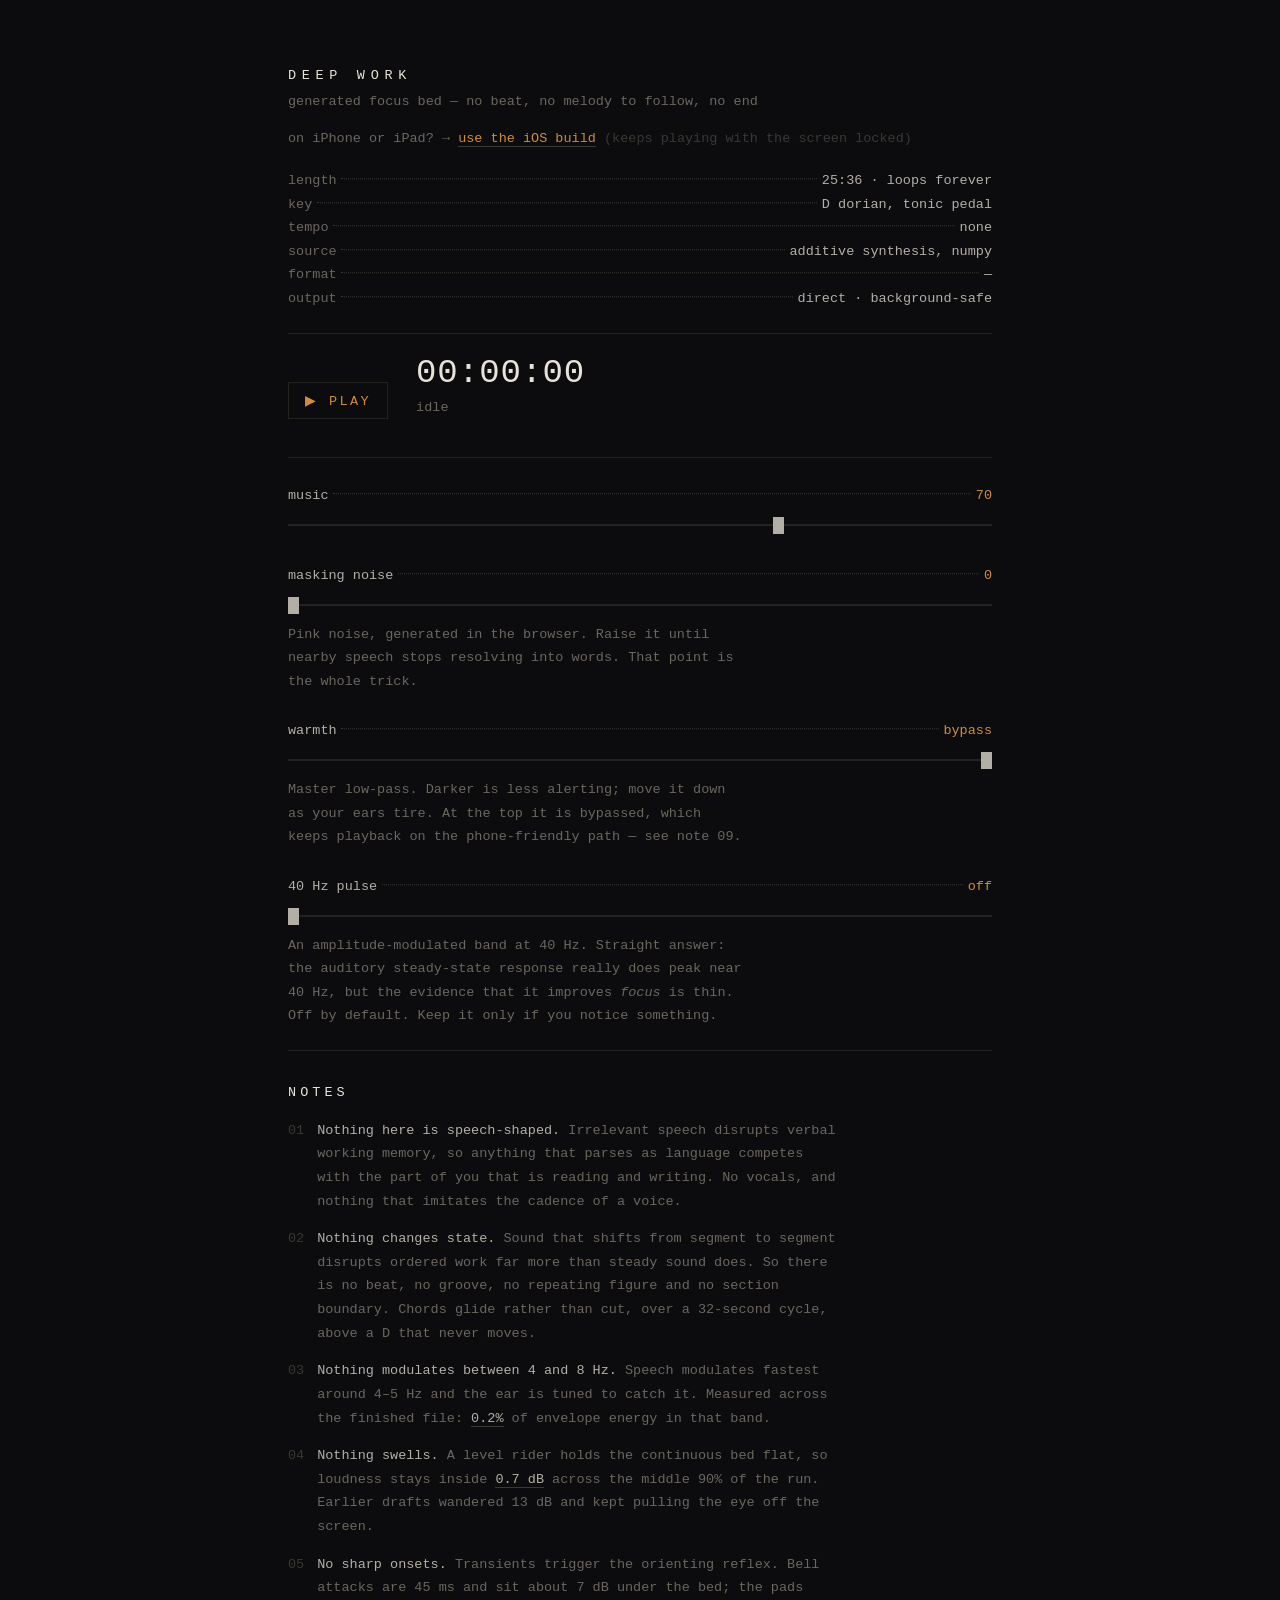
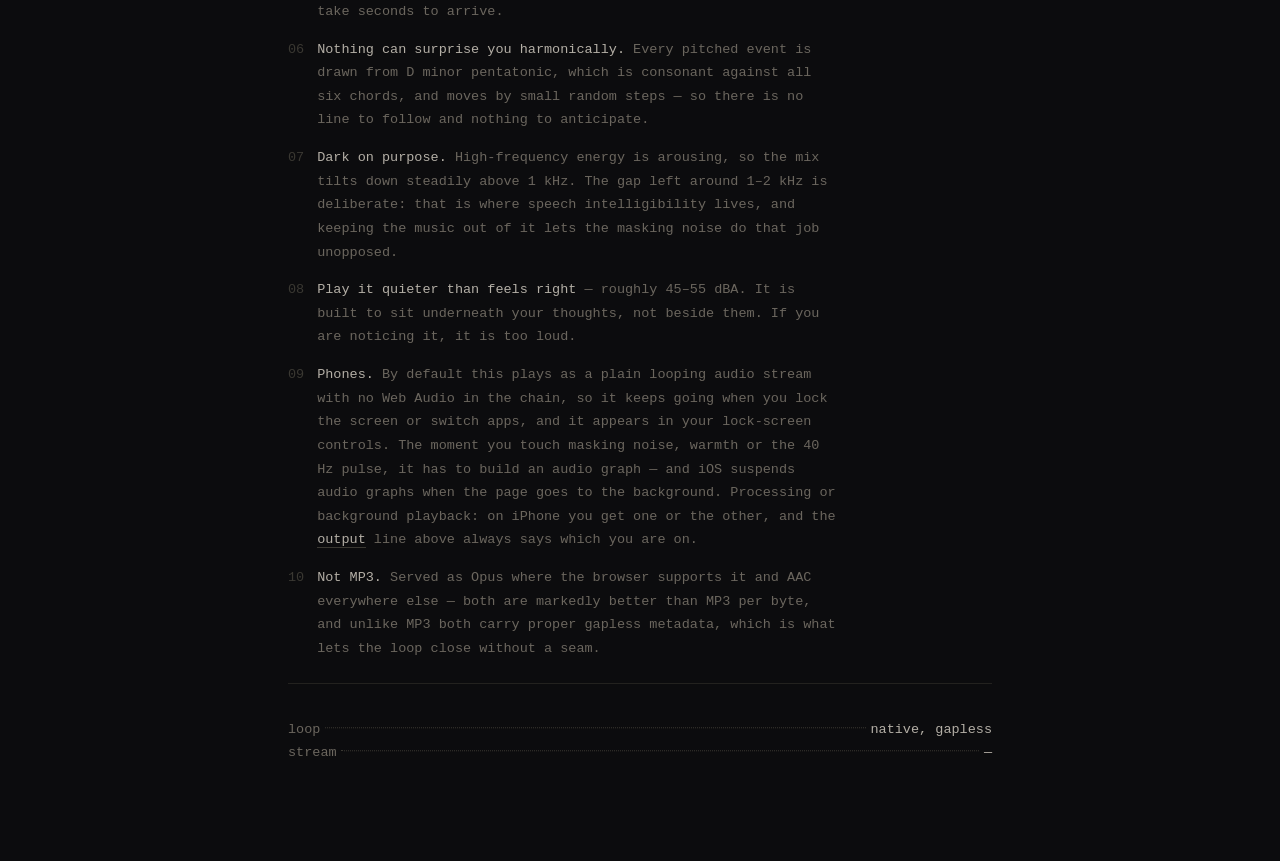
<file: index.html>
<!doctype html>
<html lang="en">
<head>
<meta charset="utf-8">
<meta name="viewport" content="width=device-width,initial-scale=1,viewport-fit=cover">
<title>DEEP WORK</title>
<meta name="description" content="A beatless generated focus bed. Loops forever.">
<meta name="theme-color" content="#0c0c0e">
<link rel="stylesheet" href="style.css">
</head>
<body>
<main>

  <h1>DEEP WORK</h1>
  <p class="tag">generated focus bed &mdash; no beat, no melody to follow, no end</p>
  <p class="xlink">on iPhone or iPad? &rarr; <a href="ios.html">use the iOS build</a> <span style="color:var(--faint)">(keeps playing with the screen locked)</span></p>

  <div class="spec">
    <div><span class="k">length</span><span class="fill"></span><span class="v" id="sLen">25:36 &middot; loops forever</span></div>
    <div><span class="k">key</span><span class="fill"></span><span class="v">D dorian, tonic pedal</span></div>
    <div><span class="k">tempo</span><span class="fill"></span><span class="v">none</span></div>
    <div><span class="k">source</span><span class="fill"></span><span class="v">additive synthesis, numpy</span></div>
    <div><span class="k">format</span><span class="fill"></span><span class="v" id="sFmt">&mdash;</span></div>
    <div><span class="k">output</span><span class="fill"></span><span class="v" id="sMode">direct &middot; background-safe</span></div>
  </div>

  <hr>

  <div class="transport">
    <button id="play" aria-label="Play">&#9654; PLAY</button>
    <div class="clockwrap">
      <div id="clock">00:00:00</div>
      <div id="status">idle</div>
    </div>
  </div>
  <div id="meter" aria-hidden="true"></div>
  <div id="err"></div>

  <hr>

  <div class="ctl">
    <div class="hdr"><span class="k">music</span><span class="fill"></span><span class="v" id="vMusic">70</span></div>
    <input type="range" id="music" min="0" max="100" value="70" aria-label="Music level">
  </div>

  <div class="ctl">
    <div class="hdr"><span class="k">masking noise</span><span class="fill"></span><span class="v" id="vNoise">0</span></div>
    <input type="range" id="noise" min="0" max="100" value="0" aria-label="Masking noise">
    <p>Pink noise, generated in the browser. Raise it until nearby speech stops
       resolving into words. That point is the whole trick.</p>
  </div>

  <div class="ctl">
    <div class="hdr"><span class="k">warmth</span><span class="fill"></span><span class="v" id="vTone">bypass</span></div>
    <input type="range" id="tone" min="600" max="9000" value="9000" aria-label="Warmth">
    <p>Master low-pass. Darker is less alerting; move it down as your ears tire. At the top it is bypassed, which keeps playback on the phone-friendly path &mdash; see note 09.</p>
  </div>

  <div class="ctl">
    <div class="hdr"><span class="k">40 Hz pulse</span><span class="fill"></span><span class="v" id="vPulse">off</span></div>
    <input type="range" id="pulse" min="0" max="100" value="0" aria-label="40 Hz pulse">
    <p>An amplitude-modulated band at 40 Hz. Straight answer: the auditory
       steady-state response really does peak near 40 Hz, but the evidence that
       it improves <i>focus</i> is thin. Off by default. Keep it only if you
       notice something.</p>
  </div>

  <hr>

  <section class="notes">
    <h2>NOTES</h2>

    <div class="note"><span class="n">01</span><p>
      <b>Nothing here is speech-shaped.</b> Irrelevant speech disrupts verbal
      working memory, so anything that parses as language competes with the
      part of you that is reading and writing. No vocals, and nothing that
      imitates the cadence of a voice.</p></div>

    <div class="note"><span class="n">02</span><p>
      <b>Nothing changes state.</b> Sound that shifts from segment to segment
      disrupts ordered work far more than steady sound does. So there is no
      beat, no groove, no repeating figure and no section boundary. Chords
      glide rather than cut, over a 32-second cycle, above a D that never
      moves.</p></div>

    <div class="note"><span class="n">03</span><p>
      <b>Nothing modulates between 4 and 8 Hz.</b> Speech modulates fastest
      around 4&ndash;5 Hz and the ear is tuned to catch it. Measured across the
      finished file: <i>0.2%</i> of envelope energy in that band.</p></div>

    <div class="note"><span class="n">04</span><p>
      <b>Nothing swells.</b> A level rider holds the continuous bed flat, so
      loudness stays inside <i>0.7 dB</i> across the middle 90% of the run.
      Earlier drafts wandered 13 dB and kept pulling the eye off the screen.</p></div>

    <div class="note"><span class="n">05</span><p>
      <b>No sharp onsets.</b> Transients trigger the orienting reflex. Bell
      attacks are 45&nbsp;ms and sit about 7 dB under the bed; the pads take
      seconds to arrive.</p></div>

    <div class="note"><span class="n">06</span><p>
      <b>Nothing can surprise you harmonically.</b> Every pitched event is
      drawn from D minor pentatonic, which is consonant against all six chords,
      and moves by small random steps &mdash; so there is no line to follow and
      nothing to anticipate.</p></div>

    <div class="note"><span class="n">07</span><p>
      <b>Dark on purpose.</b> High-frequency energy is arousing, so the mix
      tilts down steadily above 1 kHz. The gap left around 1&ndash;2 kHz is
      deliberate: that is where speech intelligibility lives, and keeping the
      music out of it lets the masking noise do that job unopposed.</p></div>

    <div class="note"><span class="n">08</span><p>
      <b>Play it quieter than feels right</b> &mdash; roughly 45&ndash;55 dBA.
      It is built to sit underneath your thoughts, not beside them. If you are
      noticing it, it is too loud.</p></div>
    <div class="note"><span class="n">09</span><p>
      <b>Phones.</b> By default this plays as a plain looping audio stream with
      no Web Audio in the chain, so it keeps going when you lock the screen or
      switch apps, and it appears in your lock-screen controls. The moment you
      touch masking noise, warmth or the 40 Hz pulse, it has to build an audio
      graph &mdash; and iOS suspends audio graphs when the page goes to the
      background. Processing or background playback: on iPhone you get one or
      the other, and the <i>output</i> line above always says which you are on.</p></div>

    <div class="note"><span class="n">10</span><p>
      <b>Not MP3.</b> Served as Opus where the browser supports it and AAC
      everywhere else &mdash; both are markedly better than MP3 per byte, and
      unlike MP3 both carry proper gapless metadata, which is what lets the
      loop close without a seam.</p></div>
  </section>

  <hr>
  <footer>
    <div class="spec">
      <div><span class="k">loop</span><span class="fill"></span><span class="v" id="fLoop">native, gapless</span></div>
      <div><span class="k">stream</span><span class="fill"></span><span class="v" id="fStream">&mdash;</span></div>
    </div>
  </footer>

</main>

<script>
'use strict';
(function(){

/* Ordered by preference. Opus is the best quality per byte and every modern
   browser but older Safari takes it; AAC covers everything else, iPhones
   included. MP3 is deliberately absent -- it is the least efficient of the
   three and, unlike these two, carries no reliable gapless metadata, which is
   exactly what makes a loop close cleanly. */
const SOURCES = [
  {src:'focus_dorian_drift.webm', type:'audio/webm; codecs="opus"', label:'opus 105 kbps · 20 MB'},
  {src:'focus_dorian_drift.m4a',  type:'audio/mp4; codecs="mp4a.40.2"', label:'aac 129 kbps · 24 MB'}
];
const SEG = 24;

const $ = id => document.getElementById(id);
const clockEl=$('clock'), statusEl=$('status'), meterEl=$('meter'), errEl=$('err'),
      playEl=$('play'), modeEl=$('sMode'), fmtEl=$('sFmt'), streamEl=$('fStream');

let audio=null, playing=false, started=0, elapsed=0;
let ctx=null, gMusic=null, gNoise=null, gPulse=null, tone=null, analyser=null;
let clock=null, vu=null, volumeWorks=true;

function fail(m){ errEl.textContent=m; errEl.style.display='block'; }
function say(h){ statusEl.innerHTML=h; }

/* iOS ignores HTMLMediaElement.volume entirely -- it is hardware-controlled
   there. Feature-test it rather than sniffing the user agent, because it
   decides whether the music slider can work without an audio graph. */
function probeVolume(){
  try{ const p=new Audio(); p.volume=0.42; return Math.abs(p.volume-0.42)<0.01; }
  catch(e){ return false; }
}

function pickSource(){
  const probe=new Audio();
  for(const s of SOURCES){
    if(probe.canPlayType(s.type)) return s;
  }
  return null;
}

function pinkBuffer(ac,secs,fadeSecs){
  const sr=ac.sampleRate, n=Math.floor(sr*secs), f=Math.floor(sr*fadeSecs);
  const buf=ac.createBuffer(2,n,sr);
  for(let c=0;c<2;c++){
    const raw=new Float32Array(n+f);
    let b0=0,b1=0,b2=0,b3=0,b4=0,b5=0,b6=0;
    for(let i=0;i<n+f;i++){
      const w=Math.random()*2-1;
      b0=0.99886*b0+w*0.0555179; b1=0.99332*b1+w*0.0750759;
      b2=0.96900*b2+w*0.1538520; b3=0.86650*b3+w*0.3104856;
      b4=0.55000*b4+w*0.5329522; b5=-0.7616*b5-w*0.0168980;
      raw[i]=(b0+b1+b2+b3+b4+b5+b6+w*0.5362)*0.11; b6=w*0.115926;
    }
    const d=buf.getChannelData(c);
    d.set(raw.subarray(0,n));
    /* Fold the tail back over the head with an equal-power crossfade so the
       noise loops without a dropout. Tapering both ends to zero -- the obvious
       trick -- makes it audibly pump every pass. */
    for(let i=0;i<f;i++){ const x=(i/f)*Math.PI/2;
      d[i]=raw[i]*Math.sin(x)+raw[n+i]*Math.cos(x); }
  }
  return buf;
}

/* Built only when a processing control is actually used. Until then there is
   no AudioContext at all, which is what keeps playback alive on a locked
   phone. Once built we stay on it -- a MediaElementSource cannot be undone. */
function ensureGraph(){
  if(ctx) return true;
  try{ ctx=new (window.AudioContext||window.webkitAudioContext)(); }
  catch(e){ fail('Web Audio would not start: '+e.message); return false; }

  /* iOS creates the context suspended. Because routing the element through a
     suspended graph silences it completely, resume immediately -- we are inside
     a user gesture here (a slider input), so iOS permits it. */
  if(ctx.state==='suspended') ctx.resume().catch(()=>{});

  const src=ctx.createMediaElementSource(audio);
  audio.volume=1;                                  // level now lives in gMusic

  gMusic=ctx.createGain(); gMusic.gain.value=+$('music').value/100;
  gNoise=ctx.createGain(); gNoise.gain.value=(+$('noise').value/100)*0.30;
  gPulse=ctx.createGain(); gPulse.gain.value=(+$('pulse').value/100)*0.10;
  tone=ctx.createBiquadFilter(); tone.type='lowpass'; tone.Q.value=0.5;
  tone.frequency.value=Math.min(+$('tone').value,20000);
  analyser=ctx.createAnalyser(); analyser.fftSize=1024; analyser.smoothingTimeConstant=0.82;

  const bus=ctx.createGain();
  src.connect(gMusic); gMusic.connect(bus); gNoise.connect(bus); gPulse.connect(bus);
  bus.connect(tone); tone.connect(analyser); analyser.connect(ctx.destination);

  const pink=pinkBuffer(ctx,20,1.5);
  const nz=ctx.createBufferSource(); nz.buffer=pink; nz.loop=true;
  const nlp=ctx.createBiquadFilter(); nlp.type='lowpass'; nlp.frequency.value=5200;
  nz.connect(nlp); nlp.connect(gNoise); nz.start();

  const ps=ctx.createBufferSource(); ps.buffer=pink; ps.loop=true;
  const bp=ctx.createBiquadFilter(); bp.type='bandpass'; bp.frequency.value=220; bp.Q.value=1.2;
  const am=ctx.createGain(); am.gain.value=0;
  const lfo=ctx.createOscillator(); lfo.frequency.value=40;
  const dep=ctx.createGain(); dep.gain.value=0.5;
  const dc=ctx.createConstantSource(); dc.offset.value=0.5;
  lfo.connect(dep); dep.connect(am.gain); dc.connect(am.gain);
  ps.connect(bp); bp.connect(am); am.connect(gPulse);
  ps.start(0,7.3); lfo.start(); dc.start();        // offset so the loops never align

  modeEl.innerHTML='processed &middot; web audio';
  if(playing){ clearInterval(vu); restMeter(); vu=setInterval(tickMeter,66); }
  return true;
}

function glide(p,v){ if(p) p.setTargetAtTime(v,ctx.currentTime,0.15); }

function fmt(s){ s=Math.max(0,Math.floor(s));
  const h=Math.floor(s/3600),m=Math.floor(s%3600/60),x=s%60;
  return String(h).padStart(2,'0')+':'+String(m).padStart(2,'0')+':'+String(x).padStart(2,'0'); }
function tickClock(){ if(playing){ elapsed=(performance.now()-started)/1000;
  clockEl.textContent=fmt(elapsed); } }

const bins=new Uint8Array(512);
const BLOCK=['▁','▂','▃','▄','▅','▆','▇','█'];
function restMeter(){ meterEl.textContent=BLOCK[0].repeat(SEG); }
/* Interval, not requestAnimationFrame: rAF does not fire at all in a
   backgrounded or offscreen tab, which freezes the meter blank. */
function tickMeter(){
  if(!playing||!analyser) return;
  analyser.getByteFrequencyData(bins);
  let out='';
  for(let i=0;i<SEG;i++){
    const lo=Math.floor(Math.pow(i/SEG,1.7)*300);
    const hi=Math.max(lo+1,Math.floor(Math.pow((i+1)/SEG,1.7)*300));
    let s=0; for(let j=lo;j<hi;j++) s+=bins[j];
    const v=Math.min(1,(s/(hi-lo))/150);
    const ch=BLOCK[Math.min(7,Math.floor(v*8))];
    out+= v>0.55 ? '<span class="on">'+ch+'</span>'
        : v>0.2  ? '<span class="mid">'+ch+'</span>' : ch;
  }
  meterEl.innerHTML=out;
}

function media(){
  if(!('mediaSession' in navigator)) return;
  try{
    navigator.mediaSession.metadata=new MediaMetadata({
      title:'Deep Work', artist:'generated focus bed', album:'D dorian'});
    navigator.mediaSession.setActionHandler('play',()=>{ if(!playing) toggle(); });
    navigator.mediaSession.setActionHandler('pause',()=>{ if(playing) toggle(); });
  }catch(e){}
}

async function toggle(){
  if(!audio){
    const pick=pickSource();
    if(!pick){ say('unsupported'); fail('This browser cannot play Opus or AAC.'); return; }
    audio=new Audio();
    audio.src=pick.src;
    audio.loop=true;               // the file wraps onto itself; let the browser loop it
    audio.preload='auto';
    audio.setAttribute('playsinline','');
    fmtEl.textContent=pick.type.indexOf('webm')>=0?'opus / webm':'aac / mp4';
    streamEl.textContent=pick.label;
    audio.addEventListener('playing',()=>{ if(playing) say('playing'); });
    audio.addEventListener('error',()=>{ say('failed');
      fail('Could not load '+pick.src+'. If you opened this as a file:// path, '
         +'serve the folder over http instead — run start.command.'); });
    media();
  }
  if(ctx&&ctx.state==='suspended') await ctx.resume();

  if(!playing){
    playing=true; say('buffering&hellip;');
    const p=audio.play(); if(p) p.catch(e=>{ playing=false; say('blocked');
      fail('Playback was blocked: '+e.message); });
    started=performance.now()-elapsed*1000;
    playEl.innerHTML='&#9632; STOP';
    clearInterval(clock); clock=setInterval(tickClock,500); tickClock();
    if(analyser){ restMeter(); clearInterval(vu); vu=setInterval(tickMeter,66); }
    if('mediaSession' in navigator) navigator.mediaSession.playbackState='playing';
  }else{
    playing=false;
    clearInterval(clock); clearInterval(vu);
    try{ audio.pause(); }catch(e){}
    elapsed=(performance.now()-started)/1000;
    playEl.innerHTML='&#9654; PLAY';
    say('paused'); meterEl.innerHTML='';
    if('mediaSession' in navigator) navigator.mediaSession.playbackState='paused';
  }
}

/* controls */
const STORE='deepwork.v2';
function save(){ try{ const o={};
  for(const k of ['music','noise','tone','pulse']) o[k]=$(k).value;
  localStorage.setItem(STORE,JSON.stringify(o)); }catch(e){} }

function setMusic(v){
  if(ctx) glide(gMusic.gain,v/100);
  else if(volumeWorks && audio) audio.volume=Math.min(1,v/100);
  else if(v<100 && audio && ensureGraph()) glide(gMusic.gain,v/100);
}
const WIRE={
  music:[v=>$('vMusic').textContent=v, v=>setMusic(+v)],
  noise:[v=>$('vNoise').textContent=v,
         v=>{ if(+v>0&&!ensureGraph()) return; if(ctx) glide(gNoise.gain,(v/100)*0.30); }],
  tone: [v=>$('vTone').textContent=(+v>=9000?'bypass':(v/1000).toFixed(1)+'k'),
         v=>{ if(+v<9000&&!ensureGraph()) return; if(ctx) glide(tone.frequency,Math.min(+v,20000)); }],
  pulse:[v=>$('vPulse').textContent=(+v?v:'off'),
         v=>{ if(+v>0&&!ensureGraph()) return; if(ctx) glide(gPulse.gain,(v/100)*0.10); }]
};
try{ const st=JSON.parse(localStorage.getItem(STORE)||'{}');
  for(const k in WIRE) if(k in st) $(k).value=st[k]; }catch(e){}
for(const id in WIRE){
  const [label,apply]=WIRE[id];
  label($(id).value);
  $(id).addEventListener('input',ev=>{ label(ev.target.value); apply(ev.target.value); save(); });
}

volumeWorks=probeVolume();
if(!volumeWorks) modeEl.innerHTML='direct &middot; background-safe';

/* iOS suspends the graph when the page backgrounds; pick it back up on return */
function kick(){ if(ctx && ctx.state==='suspended') ctx.resume().catch(()=>{}); }
document.addEventListener('visibilitychange',()=>{ if(!document.hidden && playing) kick(); });
document.addEventListener('pointerdown',kick,{passive:true});
document.addEventListener('touchend',kick,{passive:true});

playEl.addEventListener('click',toggle);
document.addEventListener('keydown',e=>{
  if(e.code==='Space'&&e.target.tagName!=='INPUT'){ e.preventDefault(); toggle(); }
});
})();
</script>
</body>
</html>
</file>
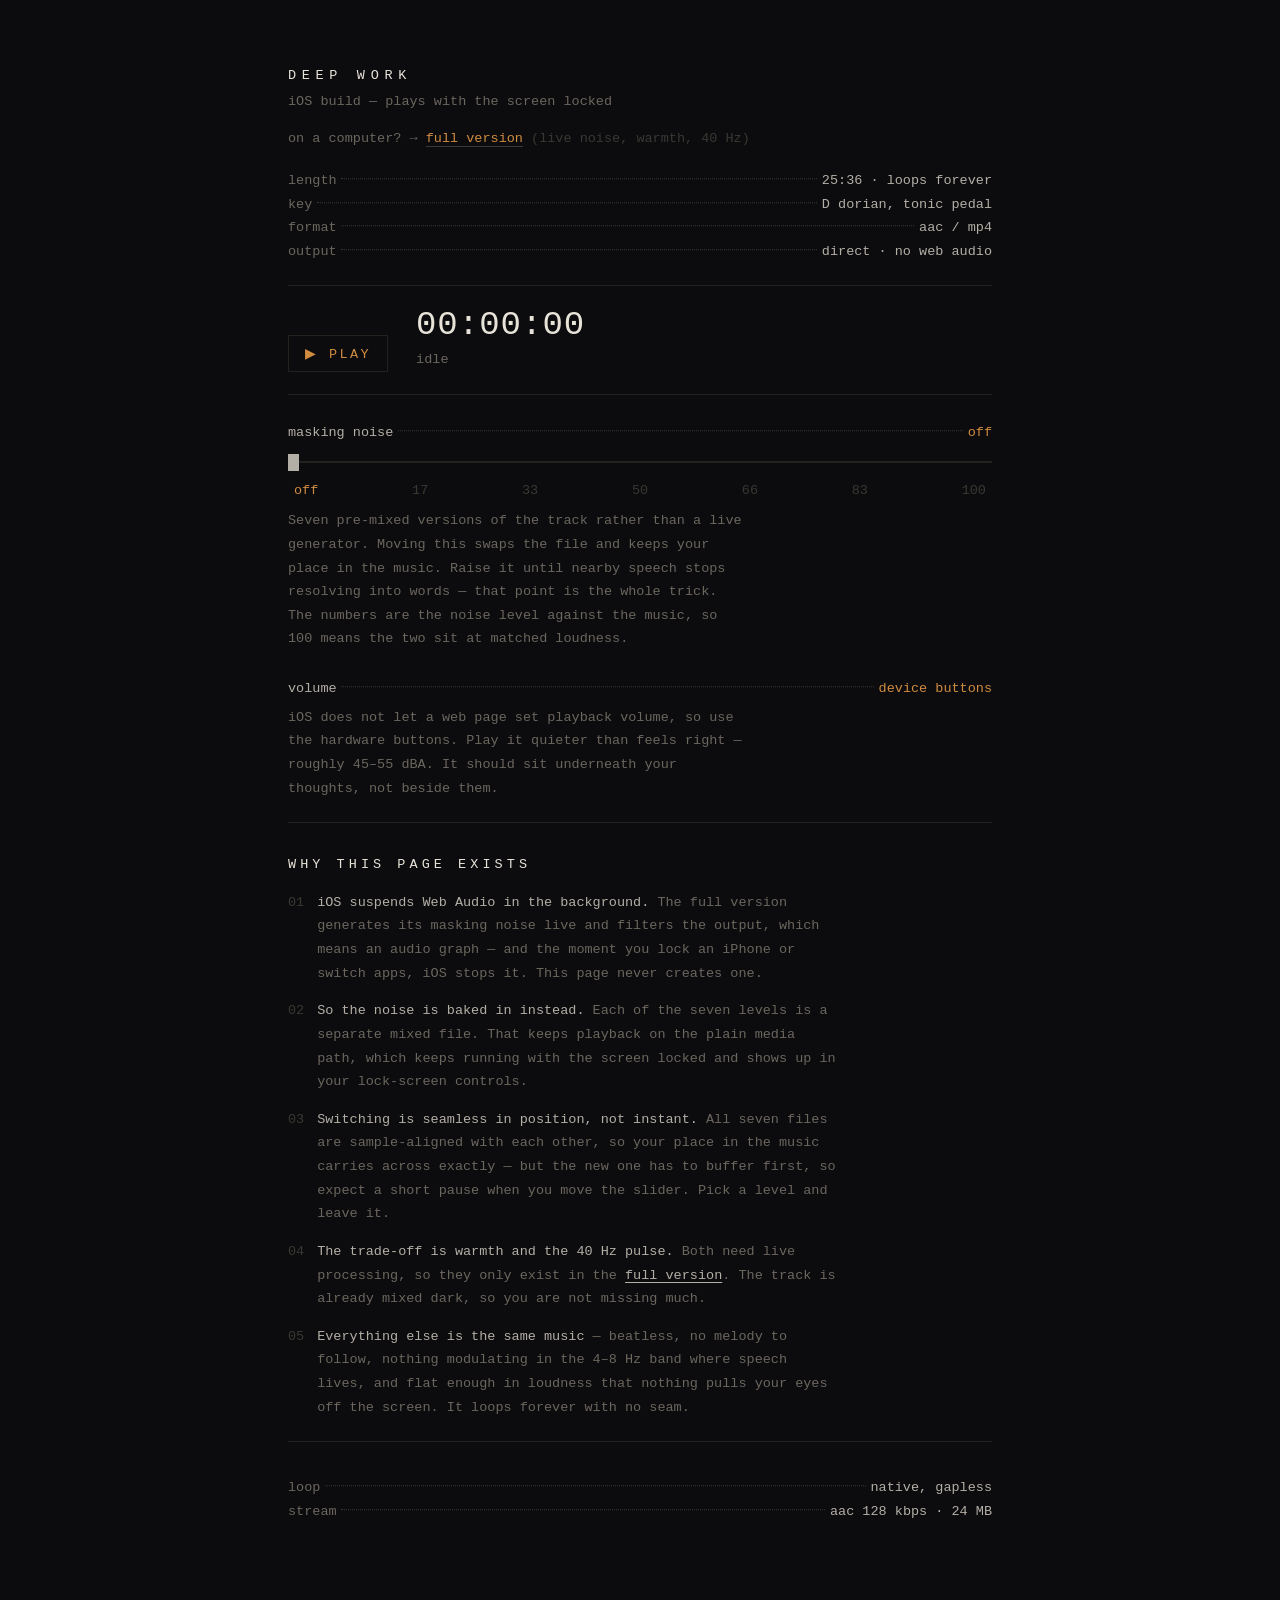
<file: ios.html>
<!doctype html>
<html lang="en">
<head>
<meta charset="utf-8">
<meta name="viewport" content="width=device-width,initial-scale=1,viewport-fit=cover">
<title>DEEP WORK — iOS</title>
<meta name="theme-color" content="#0c0c0e">
<link rel="stylesheet" href="style.css">
</head>
<body>
<main>

  <h1>DEEP WORK</h1>
  <p class="tag">iOS build &mdash; plays with the screen locked</p>
  <p class="xlink">on a computer? &rarr; <a href="index.html">full version</a>
     <span style="color:var(--faint)">(live noise, warmth, 40&nbsp;Hz)</span></p>

  <div class="spec">
    <div><span class="k">length</span><span class="fill"></span><span class="v">25:36 &middot; loops forever</span></div>
    <div><span class="k">key</span><span class="fill"></span><span class="v">D dorian, tonic pedal</span></div>
    <div><span class="k">format</span><span class="fill"></span><span class="v">aac / mp4</span></div>
    <div><span class="k">output</span><span class="fill"></span><span class="v" id="sMode">direct &middot; no web audio</span></div>
  </div>

  <hr>

  <div class="transport">
    <button id="play" aria-label="Play">&#9654; PLAY</button>
    <div class="clockwrap">
      <div id="clock">00:00:00</div>
      <div id="status">idle</div>
    </div>
  </div>
  <div id="err"></div>

  <hr>

  <div class="ctl">
    <div class="hdr"><span class="k">masking noise</span><span class="fill"></span><span class="v" id="vNoise">off</span></div>
    <input type="range" id="noise" min="0" max="6" step="1" value="0" aria-label="Masking noise">
    <div class="steps" id="steps">
      <span data-i="0">off</span><span data-i="1">17</span><span data-i="2">33</span><span data-i="3">50</span><span data-i="4">66</span><span data-i="5">83</span><span data-i="6">100</span>
    </div>
    <p>Seven pre-mixed versions of the track rather than a live generator. Moving
       this swaps the file and keeps your place in the music. Raise it until
       nearby speech stops resolving into words &mdash; that point is the whole
       trick. The numbers are the noise level against the music, so 100 means
       the two sit at matched loudness.</p>
  </div>

  <div class="ctl">
    <div class="hdr"><span class="k">volume</span><span class="fill"></span><span class="v">device buttons</span></div>
    <p>iOS does not let a web page set playback volume, so use the hardware
       buttons. Play it quieter than feels right &mdash; roughly 45&ndash;55 dBA.
       It should sit underneath your thoughts, not beside them.</p>
  </div>

  <hr>

  <section class="notes">
    <h2>WHY THIS PAGE EXISTS</h2>

    <div class="note"><span class="n">01</span><p>
      <b>iOS suspends Web Audio in the background.</b> The full version
      generates its masking noise live and filters the output, which means an
      audio graph &mdash; and the moment you lock an iPhone or switch apps,
      iOS stops it. This page never creates one.</p></div>

    <div class="note"><span class="n">02</span><p>
      <b>So the noise is baked in instead.</b> Each of the seven levels is a
      separate mixed file. That keeps playback on the plain media path, which keeps running
      with the screen locked and shows up in your lock-screen controls.</p></div>

    <div class="note"><span class="n">03</span><p>
      <b>Switching is seamless in position, not instant.</b> All seven files are
      sample-aligned with each other, so your place in the music carries across
      exactly &mdash; but the new one has to buffer first, so expect a short
      pause when you move the slider. Pick a level and leave it.</p></div>

    <div class="note"><span class="n">04</span><p>
      <b>The trade-off is warmth and the 40&nbsp;Hz pulse.</b> Both need live
      processing, so they only exist in the
      <a href="index.html">full version</a>. The track is already mixed dark,
      so you are not missing much.</p></div>

    <div class="note"><span class="n">05</span><p>
      <b>Everything else is the same music</b> &mdash; beatless, no melody to
      follow, nothing modulating in the 4&ndash;8&nbsp;Hz band where speech
      lives, and flat enough in loudness that nothing pulls your eyes off the
      screen. It loops forever with no seam.</p></div>
  </section>

  <hr>
  <footer>
    <div class="spec">
      <div><span class="k">loop</span><span class="fill"></span><span class="v">native, gapless</span></div>
      <div><span class="k">stream</span><span class="fill"></span><span class="v" id="fStream">aac 128 kbps &middot; 24 MB</span></div>
    </div>
  </footer>

</main>

<script>
'use strict';
(function(){

/* No AudioContext anywhere in this file, deliberately. Creating one is what
   costs background playback on iOS, so the masking levels are separate
   pre-mixed files instead of a live generator. AAC because it is the one
   format every iOS version plays. */
const FILES=['focus_dorian_drift.m4a',
             'focus_dorian_drift_n17.m4a','focus_dorian_drift_n33.m4a',
             'focus_dorian_drift_n50.m4a','focus_dorian_drift_n66.m4a',
             'focus_dorian_drift_n83.m4a','focus_dorian_drift_n100.m4a'];
const LABEL=['off','17','33','50','66','83','100'];
const MAX=FILES.length-1;

const $=id=>document.getElementById(id);
const clockEl=$('clock'), statusEl=$('status'), errEl=$('err'), playEl=$('play');

let audio=null, playing=false, started=0, elapsed=0, level=0, clock=null;

function say(h){ statusEl.innerHTML=h; }
function fail(m){ errEl.textContent=m; errEl.style.display='block'; }

function makeAudio(src,at,autoplay){
  const a=new Audio();
  a.src=src; a.loop=true; a.preload='auto';
  a.setAttribute('playsinline','');
  a.addEventListener('loadedmetadata',()=>{
    if(at>0){ try{ a.currentTime=at%a.duration; }catch(e){} }
    if(autoplay){ const p=a.play(); if(p) p.catch(()=>{}); }
  },{once:true});
  a.addEventListener('playing',()=>{ if(playing) say('playing'); });
  a.addEventListener('error',()=>{ say('failed');
    fail('Could not load '+src+'. Open this page over http (share-on-wifi.command), '
       +'not as a file:// path.'); });
  return a;
}

function media(){
  if(!('mediaSession' in navigator)) return;
  try{
    navigator.mediaSession.metadata=new MediaMetadata({
      title:'Deep Work', artist:'generated focus bed', album:'D dorian'});
    navigator.mediaSession.setActionHandler('play',()=>{ if(!playing) toggle(); });
    navigator.mediaSession.setActionHandler('pause',()=>{ if(playing) toggle(); });
  }catch(e){}
}

function toggle(){
  if(!audio){ audio=makeAudio(FILES[level],0,false); media(); }
  if(!playing){
    playing=true; say('buffering&hellip;');
    const p=audio.play(); if(p) p.catch(e=>{ playing=false; say('blocked');
      fail('Playback was blocked: '+e.message); });
    started=performance.now()-elapsed*1000;
    playEl.innerHTML='&#9632; STOP';
    clearInterval(clock); clock=setInterval(tick,500); tick();
    if('mediaSession' in navigator) navigator.mediaSession.playbackState='playing';
  }else{
    playing=false; clearInterval(clock);
    try{ audio.pause(); }catch(e){}
    elapsed=(performance.now()-started)/1000;
    playEl.innerHTML='&#9654; PLAY';
    say('paused');
    if('mediaSession' in navigator) navigator.mediaSession.playbackState='paused';
  }
}

function fmt(s){ s=Math.max(0,Math.floor(s));
  const h=Math.floor(s/3600),m=Math.floor(s%3600/60),x=s%60;
  return String(h).padStart(2,'0')+':'+String(m).padStart(2,'0')+':'+String(x).padStart(2,'0'); }
function tick(){ if(playing){ elapsed=(performance.now()-started)/1000;
  clockEl.textContent=fmt(elapsed); } }

/* All seven files are sample-aligned, so carrying currentTime across keeps the
   listener's exact place in the music. */
function setLevel(i){
  i=Math.max(0,Math.min(MAX,i|0));
  paint(i);
  if(i===level) return;
  level=i;
  try{ localStorage.setItem('deepwork.ios',String(i)); }catch(e){}
  if(!audio){ return; }
  const at=audio.currentTime||0, wasPlaying=playing;
  try{ audio.pause(); }catch(e){}
  audio.src=''; audio.removeAttribute('src');
  if(wasPlaying) say('switching&hellip;');
  audio=makeAudio(FILES[i],at,wasPlaying);
  media();
}

function paint(i){
  $('vNoise').textContent=LABEL[i];
  $('noise').value=i;
  [...document.querySelectorAll('#steps span')].forEach(s=>
    s.classList.toggle('sel', +s.dataset.i===i));
}

$('noise').addEventListener('input',e=>setLevel(+e.target.value));
[...document.querySelectorAll('#steps span')].forEach(s=>
  s.addEventListener('click',()=>setLevel(+s.dataset.i)));

let start=0;
try{ start=Math.max(0,Math.min(MAX,parseInt(localStorage.getItem('deepwork.ios')||'0',10)||0)); }catch(e){}
level=start; paint(start);

playEl.addEventListener('click',toggle);
document.addEventListener('keydown',e=>{
  if(e.code==='Space'&&e.target.tagName!=='INPUT'){ e.preventDefault(); toggle(); }
});
})();
</script>
</body>
</html>
</file>
<file: style.css>
:root{
    --bg:#0c0c0e; --fg:#b4afa6; --hi:#e8e3d9; --dim:#6b665e; --faint:#3a3832;
    --rule:#23221f; --amber:#d08b3f;
    --mono:ui-monospace,SFMono-Regular,"SF Mono",Menlo,Consolas,"Liberation Mono",monospace;
  }
  *{box-sizing:border-box}
  html{-webkit-text-size-adjust:100%}
  body{
    margin:0; background:var(--bg); color:var(--fg); font-family:var(--mono);
    font-size:13.5px; line-height:1.75; -webkit-font-smoothing:antialiased;
    padding:clamp(20px,5vw,64px) clamp(16px,5vw,32px) 96px;
  }
  main{max-width:44rem; margin:0 auto}
  a{color:var(--fg); text-underline-offset:3px}
  a:hover{color:var(--amber)}
  hr{border:0; border-top:1px solid var(--rule); margin:22px 0}

  h1{font-size:13.5px; font-weight:400; letter-spacing:.42em; margin:0; color:var(--hi)}
  .tag{color:var(--dim); margin:2px 0 0}

  /* leader-dot spec rows */
  .spec{margin:18px 0 0}
  .spec div{display:flex; align-items:baseline; gap:.6ch; color:var(--dim)}
  .spec .k{white-space:nowrap}
  .spec .fill{flex:1; border-bottom:1px dotted var(--faint); transform:translateY(-.35em)}
  .spec .v{white-space:nowrap; color:var(--fg)}

  /* transport */
  .transport{display:flex; align-items:flex-end; gap:clamp(14px,4vw,28px); flex-wrap:wrap}
  button#play{
    font-family:var(--mono); font-size:13.5px; color:var(--amber); background:transparent;
    border:1px solid var(--rule); border-radius:0; padding:9px 16px; cursor:pointer;
    letter-spacing:.18em; min-width:11ch; text-align:center; transition:border-color .15s,background .15s;
  }
  button#play:hover{border-color:var(--amber)}
  button#play:active{background:#16150f}
  .clockwrap{flex:1; min-width:12ch}
  #clock{font-size:clamp(26px,7vw,34px); line-height:1; color:var(--hi); letter-spacing:.02em;
         font-variant-numeric:tabular-nums}
  #status{color:var(--dim); margin-top:6px}
  #status b{color:var(--amber); font-weight:400}

  /* block-character level meter */
  #meter{margin-top:16px; color:var(--faint); letter-spacing:.12em; font-size:15px;
         line-height:1; white-space:nowrap; overflow:hidden; user-select:none}
  #meter span.on{color:var(--amber)}
  #meter span.mid{color:var(--dim)}

  /* controls */
  .ctl{margin-top:26px}
  .ctl .hdr{display:flex; align-items:baseline; gap:.6ch; color:var(--dim)}
  .ctl .hdr .k{color:var(--fg); white-space:nowrap}
  .ctl .hdr .fill{flex:1; border-bottom:1px dotted var(--faint); transform:translateY(-.35em)}
  .ctl .hdr .v{color:var(--amber); white-space:nowrap; font-variant-numeric:tabular-nums}
  .ctl p{margin:5px 0 0; color:var(--dim); max-width:56ch}
  input[type=range]{
    -webkit-appearance:none; appearance:none; width:100%; background:transparent;
    height:26px; margin:4px 0 0; cursor:pointer; display:block;
  }
  input[type=range]::-webkit-slider-runnable-track{height:2px; background:var(--rule)}
  input[type=range]::-moz-range-track{height:2px; background:var(--rule)}
  input[type=range]::-webkit-slider-thumb{
    -webkit-appearance:none; width:11px; height:17px; margin-top:-7px;
    background:var(--fg); border:0; border-radius:0;
  }
  input[type=range]::-moz-range-thumb{width:11px; height:17px; background:var(--fg);
    border:0; border-radius:0}
  input[type=range]:hover::-webkit-slider-thumb{background:var(--amber)}

  /* notes */
  section.notes{margin-top:30px}
  section.notes h2{font-size:13.5px; font-weight:400; letter-spacing:.3em; color:var(--hi); margin:0 0 4px}
  .note{display:flex; gap:1.6ch; margin-top:14px; align-items:flex-start}
  .note .n{color:var(--faint); flex:none; font-variant-numeric:tabular-nums}
  .note p{margin:0; color:var(--dim); max-width:64ch}
  .note b{color:var(--fg); font-weight:400}
  .note i{color:var(--fg); font-style:normal; border-bottom:1px solid var(--faint)}

  footer{margin-top:34px; color:var(--faint)}
  #err{color:var(--amber); margin-top:12px; display:none; max-width:60ch}

  @media (max-width:520px){
    body{font-size:13px}
    .spec .v,.ctl .hdr .v{font-size:13px}
  }

  /* shared additions */
  .xlink{margin:14px 0 0; color:var(--dim)}
  .xlink a{color:var(--amber); text-decoration:none; border-bottom:1px solid var(--faint)}
  .xlink a:hover{border-color:var(--amber)}
  .steps{display:flex; justify-content:space-between; color:var(--faint); margin-top:2px}
  .steps span{cursor:pointer; padding:2px 6px}
  .steps span.sel{color:var(--amber)}
</file>
